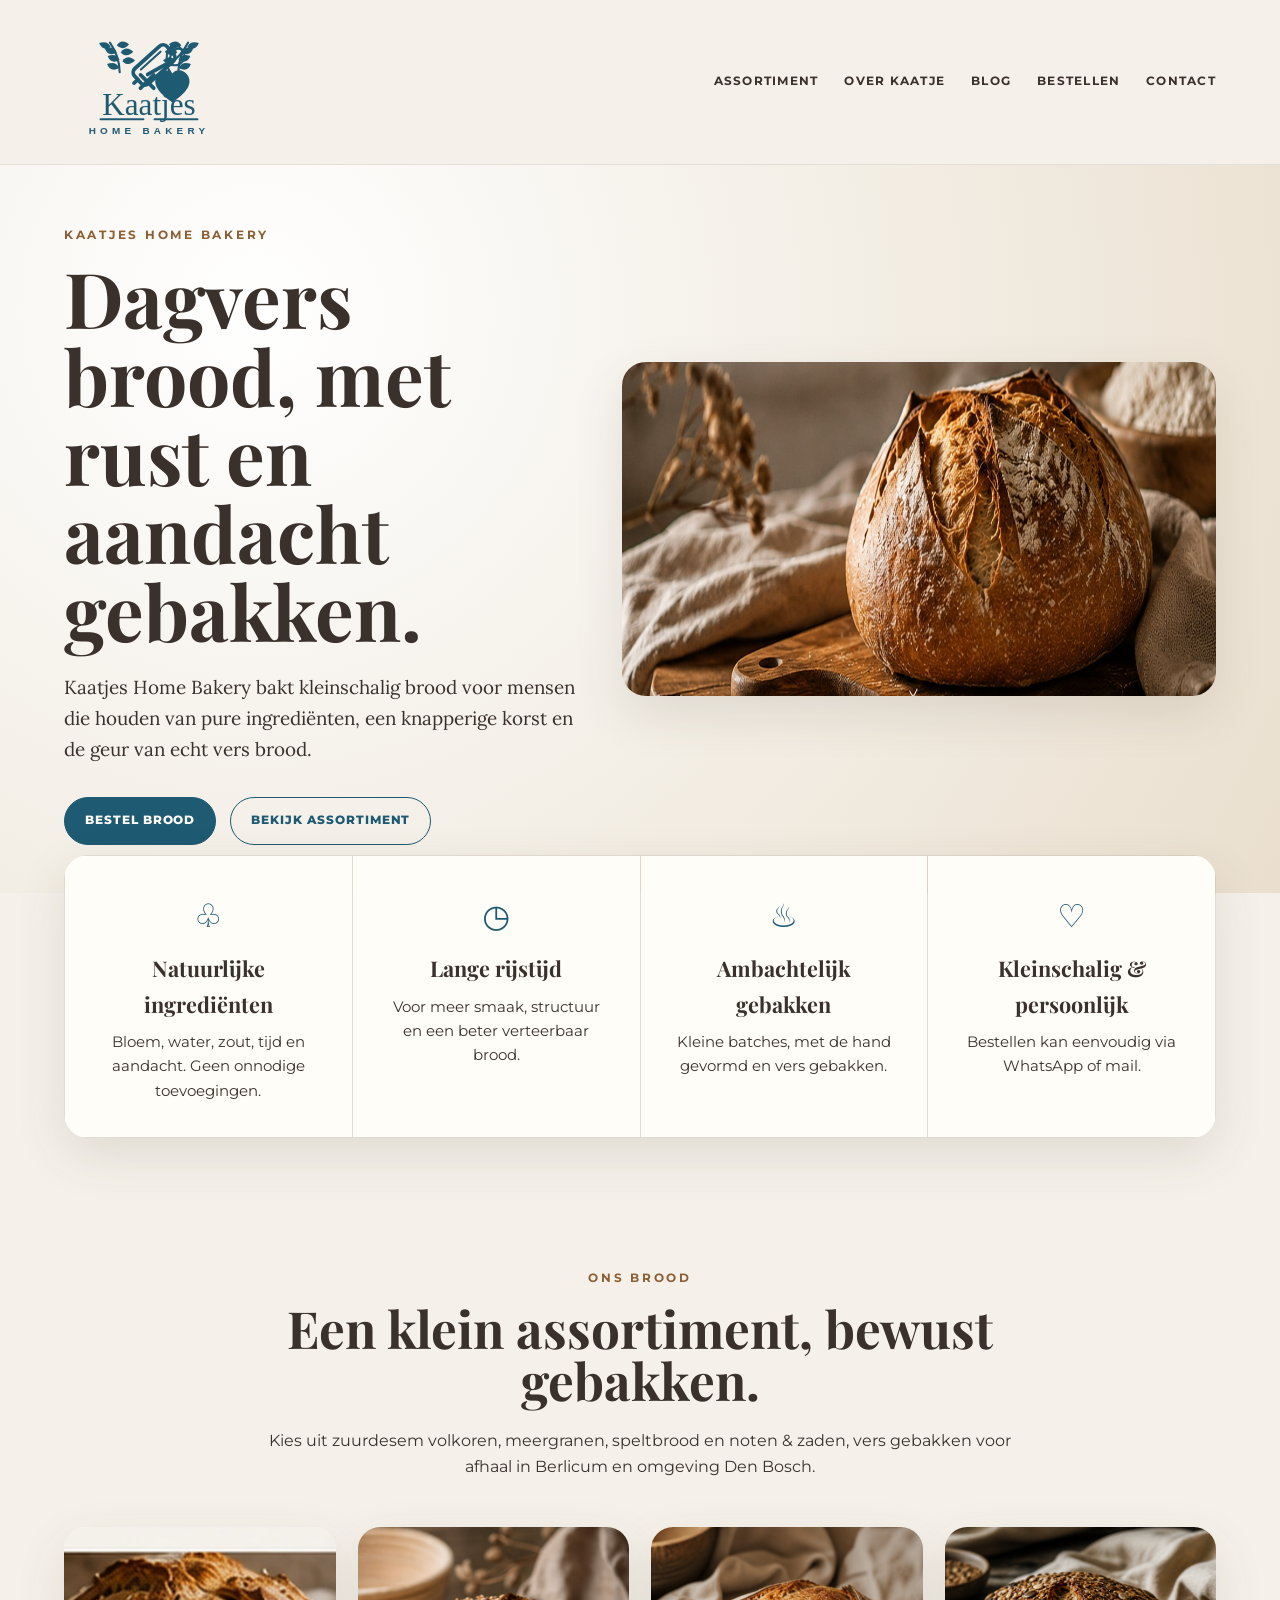
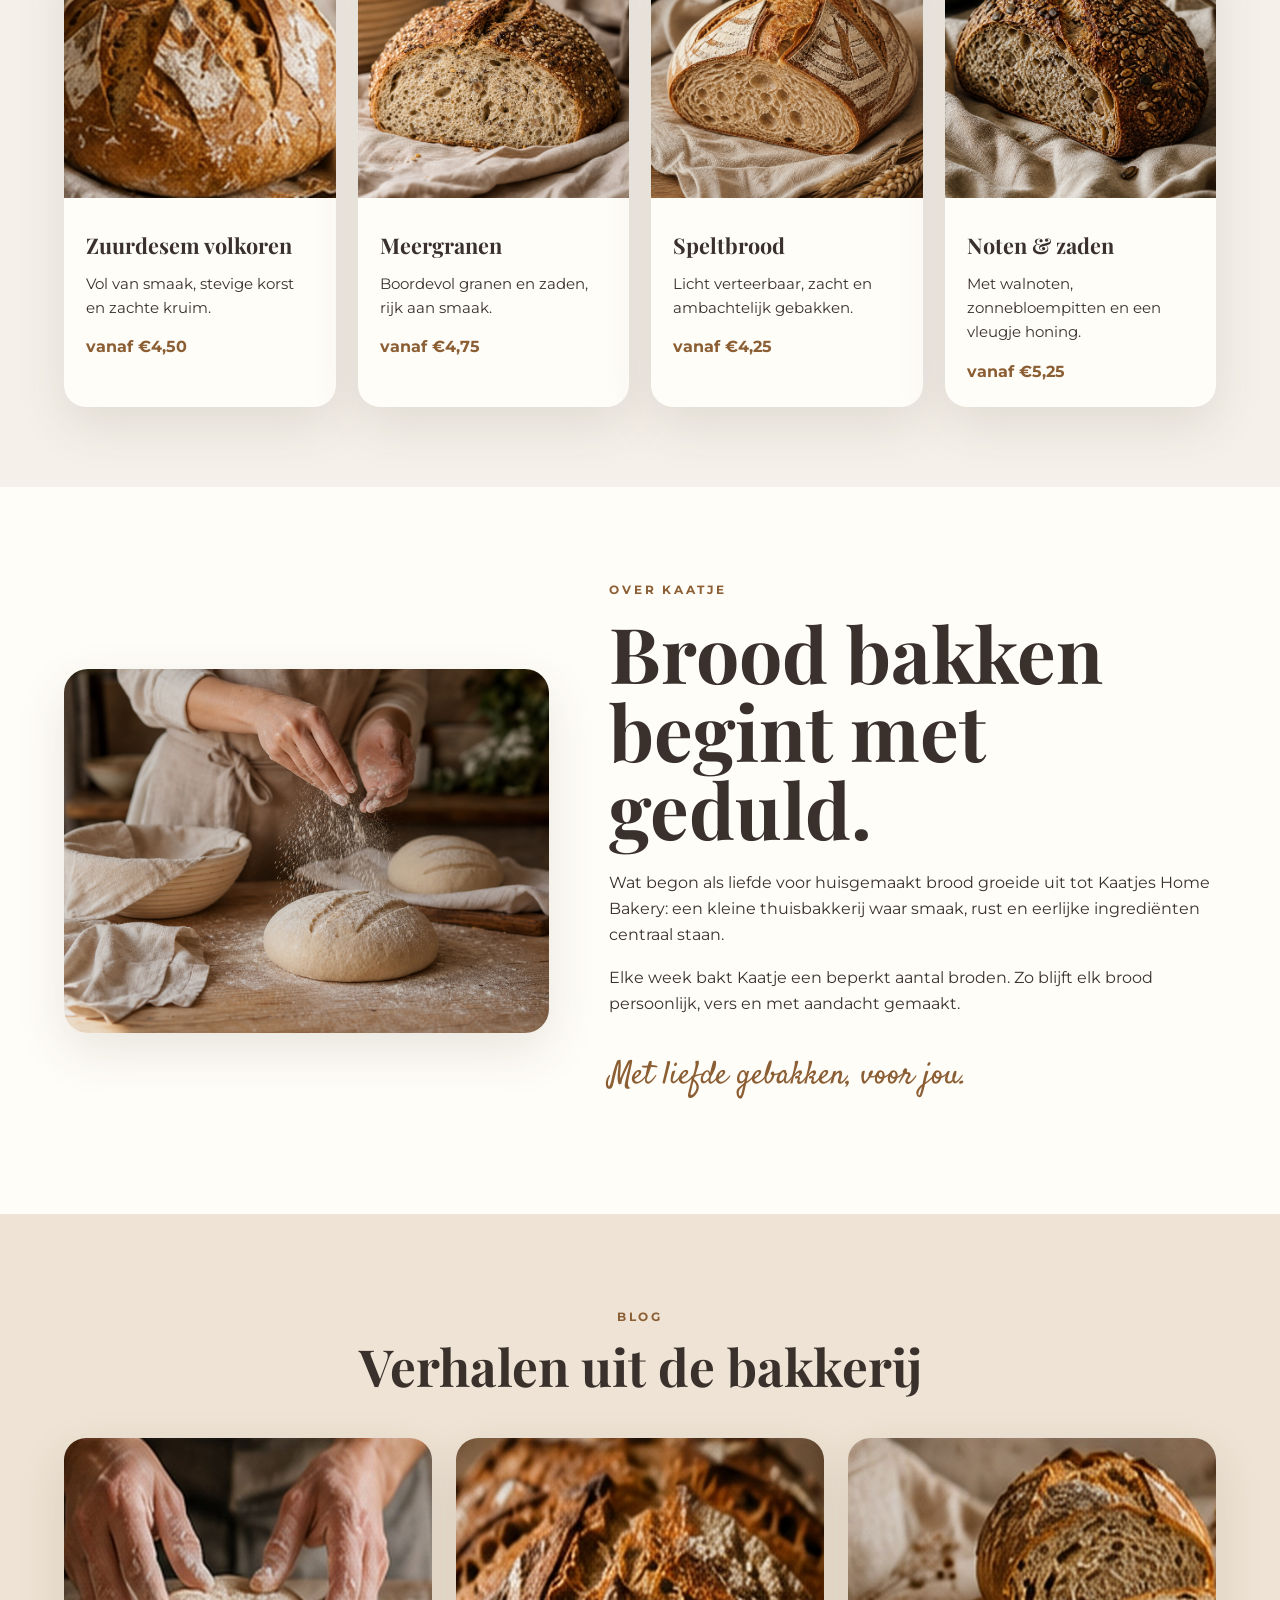
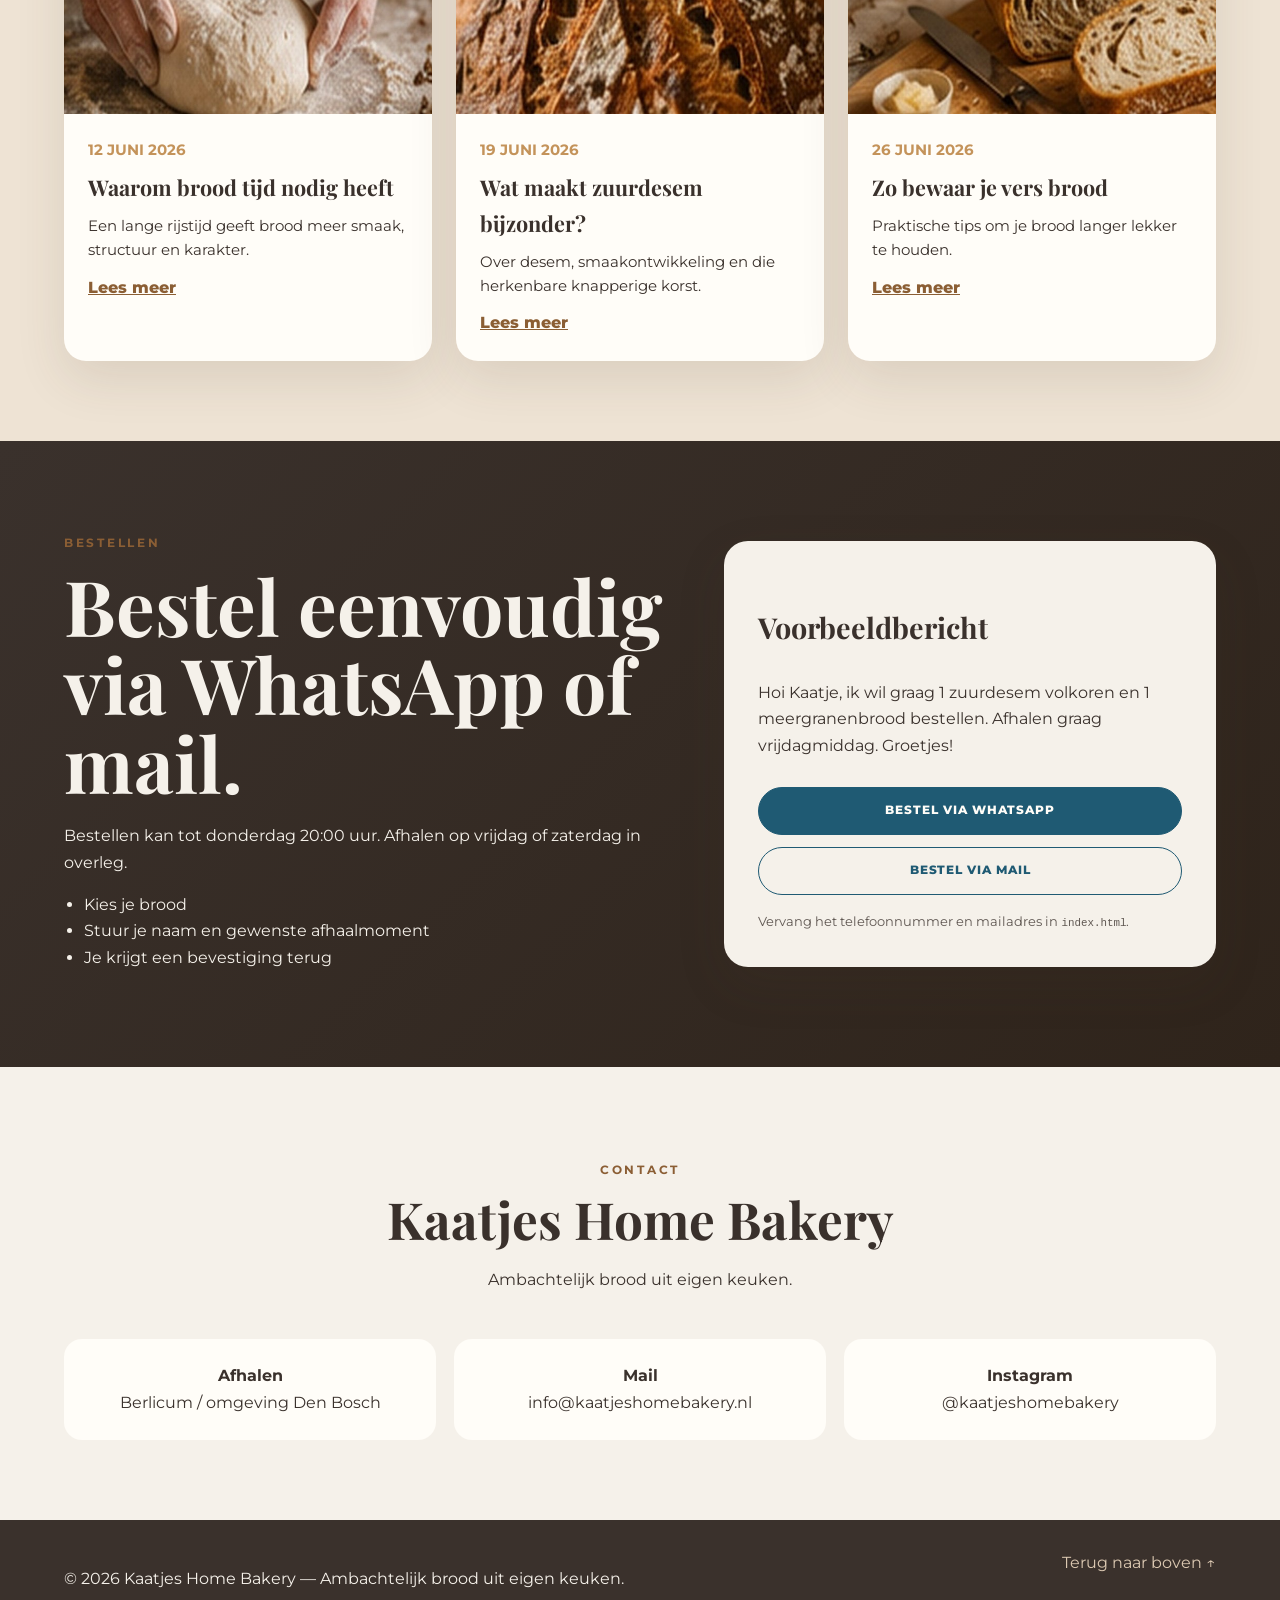
<file: index.html>
<!doctype html>
<html lang="nl">
<head>
  <meta charset="utf-8" />
  <meta name="viewport" content="width=device-width, initial-scale=1" />
  <meta name="description" content="Kaatjes Home Bakery bakt ambachtelijk brood uit eigen keuken. Bestel zuurdesem, meergranenbrood, speltbrood en seizoensbrood via WhatsApp of mail." />
  <title>Kaatjes Home Bakery | Ambachtelijk brood uit eigen keuken</title>
  <link rel="preconnect" href="https://fonts.googleapis.com">
  <link rel="preconnect" href="https://fonts.gstatic.com" crossorigin>
  <link href="https://fonts.googleapis.com/css2?family=Lora:wght@400;500;600&family=Montserrat:wght@400;500;600;700&family=Playfair+Display:wght@500;600;700&family=Satisfy&display=swap" rel="stylesheet">
  <link rel="icon" type="image/svg+xml" href="assets/logo-kaatjes.svg" />
  <link rel="stylesheet" href="styles.css" />
</head>
<body>
  <header class="site-header" id="top">
    <a href="#top" class="brand" aria-label="Kaatjes Home Bakery home">
      <img src="assets/logo-kaatjes.svg" alt="Kaatjes Home Bakery" class="brand-logo" />
    </a>
    <button class="menu-toggle" aria-label="Menu openen" aria-expanded="false">☰</button>
    <nav class="site-nav" aria-label="Hoofdnavigatie">
      <a href="#brood">Assortiment</a>
      <a href="#over">Over Kaatje</a>
      <a href="#blog">Blog</a>
      <a href="#bestellen">Bestellen</a>
      <a href="#contact">Contact</a>
    </nav>
  </header>

  <main>
    <section class="hero">
      <div class="hero-content">
        <p class="eyebrow">Kaatjes Home Bakery</p>
        <h1>Dagvers brood, met rust en aandacht gebakken.</h1>
        <p class="intro">Kaatjes Home Bakery bakt kleinschalig brood voor mensen die houden van pure ingrediënten, een knapperige korst en de geur van echt vers brood.</p>
        <div class="actions">
          <a class="button primary" href="#bestellen">Bestel brood</a>
          <a class="button secondary" href="#brood">Bekijk assortiment</a>
        </div>
      </div>
      <div class="hero-image">
        <img src="assets/hero-bread.jpg" alt="Ambachtelijk rond brood op een houten plank" />
      </div>
    </section>

    <section class="values" aria-label="Waarom Kaatjes Home Bakery">
      <article><span class="icon">♧</span><h3>Natuurlijke ingrediënten</h3><p>Bloem, water, zout, tijd en aandacht. Geen onnodige toevoegingen.</p></article>
      <article><span class="icon">◷</span><h3>Lange rijstijd</h3><p>Voor meer smaak, structuur en een beter verteerbaar brood.</p></article>
      <article><span class="icon">♨</span><h3>Ambachtelijk gebakken</h3><p>Kleine batches, met de hand gevormd en vers gebakken.</p></article>
      <article><span class="icon">♡</span><h3>Kleinschalig & persoonlijk</h3><p>Bestellen kan eenvoudig via WhatsApp of mail.</p></article>
    </section>

    <section id="brood" class="section">
      <div class="section-heading">
        <p class="eyebrow">Ons brood</p>
        <h2>Een klein assortiment, bewust gebakken.</h2>
        <p>Kies uit zuurdesem volkoren, meergranen, speltbrood en noten & zaden, vers gebakken voor afhaal in Berlicum en omgeving Den Bosch.</p>
      </div>
      <div class="product-grid">
        <article class="product-card">
          <img src="assets/card-sourdough.jpg" alt="Zuurdesem volkoren brood" />
          <div><h3>Zuurdesem volkoren</h3><p>Vol van smaak, stevige korst en zachte kruim.</p><strong>vanaf €4,50</strong></div>
        </article>
        <article class="product-card">
          <img src="assets/card-multigrain-clean.png" alt="Meergranenbrood met zaden" />
          <div><h3>Meergranen</h3><p>Boordevol granen en zaden, rijk aan smaak.</p><strong>vanaf €4,75</strong></div>
        </article>
        <article class="product-card">
          <img src="assets/card-spelt-clean.png" alt="Licht speltbrood" />
          <div><h3>Speltbrood</h3><p>Licht verteerbaar, zacht en ambachtelijk gebakken.</p><strong>vanaf €4,25</strong></div>
        </article>
        <article class="product-card">
          <img src="assets/card-nuts-clean.png" alt="Brood met noten en zaden" />
          <div><h3>Noten & zaden</h3><p>Met walnoten, zonnebloempitten en een vleugje honing.</p><strong>vanaf €5,25</strong></div>
        </article>
      </div>
    </section>

    <section id="over" class="story split-section">
      <img src="assets/over-kaatje-alt.png" alt="Brooddeeg wordt met de hand bestoven met bloem op een houten werkbank" />
      <div>
        <p class="eyebrow">Over Kaatje</p>
        <h2>Brood bakken begint met geduld.</h2>
        <p>Wat begon als liefde voor huisgemaakt brood groeide uit tot Kaatjes Home Bakery: een kleine thuisbakkerij waar smaak, rust en eerlijke ingrediënten centraal staan.</p>
        <p>Elke week bakt Kaatje een beperkt aantal broden. Zo blijft elk brood persoonlijk, vers en met aandacht gemaakt.</p>
        <p class="signature">Met liefde gebakken, voor jou.</p>
      </div>
    </section>

    <section id="blog" class="section warm">
      <div class="section-heading">
        <p class="eyebrow">Blog</p>
        <h2>Verhalen uit de bakkerij</h2>
      </div>
      <div class="blog-grid">
        <article class="blog-card">
          <img src="assets/dough.jpg" alt="Deeg wordt gevormd met bloem" />
          <div><p class="date">12 juni 2026</p><h3>Waarom brood tijd nodig heeft</h3><p>Een lange rijstijd geeft brood meer smaak, structuur en karakter.</p><a href="blog/waarom-brood-tijd-nodig-heeft.html">Lees meer</a></div>
        </article>
        <article class="blog-card">
          <img src="assets/wheat.jpg" alt="Tarwe in warm licht" />
          <div><p class="date">19 juni 2026</p><h3>Wat maakt zuurdesem bijzonder?</h3><p>Over desem, smaakontwikkeling en die herkenbare knapperige korst.</p><a href="blog/wat-maakt-zuurdesem-bijzonder.html">Lees meer</a></div>
        </article>
        <article class="blog-card">
          <img src="assets/loaf-sliced.jpg" alt="Gesneden ambachtelijk brood" />
          <div><p class="date">26 juni 2026</p><h3>Zo bewaar je vers brood</h3><p>Praktische tips om je brood langer lekker te houden.</p><a href="blog/zo-bewaar-je-vers-brood.html">Lees meer</a></div>
        </article>
      </div>
    </section>

    <section id="bestellen" class="order-section">
      <div>
        <p class="eyebrow">Bestellen</p>
        <h2>Bestel eenvoudig via WhatsApp of mail.</h2>
        <p>Bestellen kan tot donderdag 20:00 uur. Afhalen op vrijdag of zaterdag in overleg.</p>
        <ul class="order-list">
          <li>Kies je brood</li>
          <li>Stuur je naam en gewenste afhaalmoment</li>
          <li>Je krijgt een bevestiging terug</li>
        </ul>
      </div>
      <div class="order-card">
        <h3>Voorbeeldbericht</h3>
        <p>Hoi Kaatje, ik wil graag 1 zuurdesem volkoren en 1 meergranenbrood bestellen. Afhalen graag vrijdagmiddag. Groetjes!</p>
        <a class="button primary full" href="https://wa.me/31600000000?text=Hoi%20Kaatje%2C%20ik%20wil%20graag%20brood%20bestellen." target="_blank" rel="noopener">Bestel via WhatsApp</a>
        <a class="button secondary full" href="mailto:info@kaatjeshomebakery.nl?subject=Broodbestelling%20Kaatjes%20Home%20Bakery&body=Hoi%20Kaatje%2C%0A%0AIk%20wil%20graag%20brood%20bestellen%3A%0A-%20%0A%0ANaam%3A%0AAfhaalmoment%3A%0A%0AGroetjes%2C">Bestel via mail</a>
        <small>Vervang het telefoonnummer en mailadres in <code>index.html</code>.</small>
      </div>
    </section>

    <section id="contact" class="section contact">
      <div class="section-heading">
        <p class="eyebrow">Contact</p>
        <h2>Kaatjes Home Bakery</h2>
        <p>Ambachtelijk brood uit eigen keuken.</p>
      </div>
      <div class="contact-grid">
        <div><strong>Afhalen</strong><span>Berlicum / omgeving Den Bosch</span></div>
        <div><strong>Mail</strong><span>info@kaatjeshomebakery.nl</span></div>
        <div><strong>Instagram</strong><span>@kaatjeshomebakery</span></div>
      </div>
    </section>
  </main>

  <footer class="site-footer">
    <p>© <span id="year"></span> Kaatjes Home Bakery — Ambachtelijk brood uit eigen keuken.</p>
    <a href="#top">Terug naar boven ↑</a>
  </footer>

  <script src="script.js"></script>
</body>
</html>
</file>
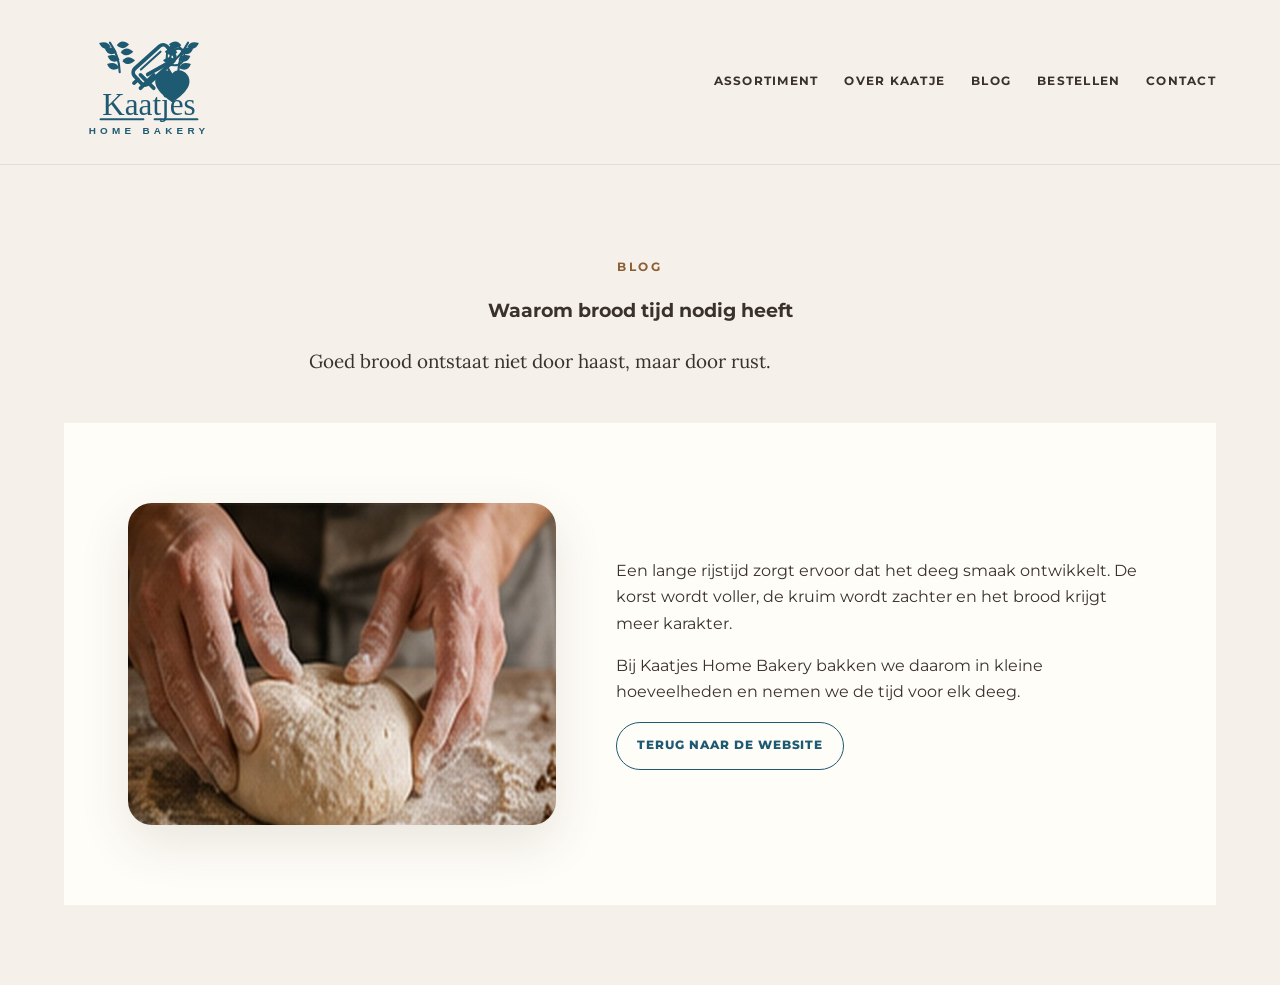
<file: blog/waarom-brood-tijd-nodig-heeft.html>
<!doctype html>
<html lang="nl">
<head>
  <meta charset="utf-8" />
  <meta name="viewport" content="width=device-width, initial-scale=1" />
  <meta name="description" content="Goed brood ontstaat niet door haast, maar door rust." />
  <title>Waarom brood tijd nodig heeft | Kaatjes Home Bakery</title>
  <link rel="preconnect" href="https://fonts.googleapis.com">
  <link rel="preconnect" href="https://fonts.gstatic.com" crossorigin>
  <link href="https://fonts.googleapis.com/css2?family=Lora:wght@400;500;600&family=Montserrat:wght@400;500;600;700&family=Playfair+Display:wght@500;600;700&family=Satisfy&display=swap" rel="stylesheet">
  <link rel="icon" type="image/svg+xml" href="../assets/logo-kaatjes.svg" />
  <link rel="stylesheet" href="../styles.css" />
</head>
<body>
  <header class="site-header" id="top">
    <a href="../index.html#top" class="brand" aria-label="Kaatjes Home Bakery home">
      <img src="../assets/logo-kaatjes.svg" alt="Kaatjes Home Bakery" class="brand-logo" />
    </a>
    <button class="menu-toggle" aria-label="Menu openen" aria-expanded="false">☰</button>
    <nav class="site-nav" aria-label="Hoofdnavigatie">
      <a href="../index.html#brood">Assortiment</a>
      <a href="../index.html#over">Over Kaatje</a>
      <a href="../index.html#blog">Blog</a>
      <a href="../index.html#bestellen">Bestellen</a>
      <a href="../index.html#contact">Contact</a>
    </nav>
  </header>

  <main>
    <section class="section blog-page">
      <article class="section-heading">
        <p class="eyebrow">Blog</p>
        <h1>Waarom brood tijd nodig heeft</h1>
        <p class="intro">Goed brood ontstaat niet door haast, maar door rust.</p>
      </article>
      <section class="split-section">
        <img src="../assets/dough.jpg" alt="Deeg wordt gevormd" />
        <div>
          <p>Een lange rijstijd zorgt ervoor dat het deeg smaak ontwikkelt. De korst wordt voller, de kruim wordt zachter en het brood krijgt meer karakter.</p>
          <p>Bij Kaatjes Home Bakery bakken we daarom in kleine hoeveelheden en nemen we de tijd voor elk deeg.</p>
          <p><a class="button secondary" href="../index.html#blog">Terug naar de website</a></p>
        </div>
      </section>
    </section>
  </main>

  <script src="../script.js"></script>
</body>
</html>
</file>
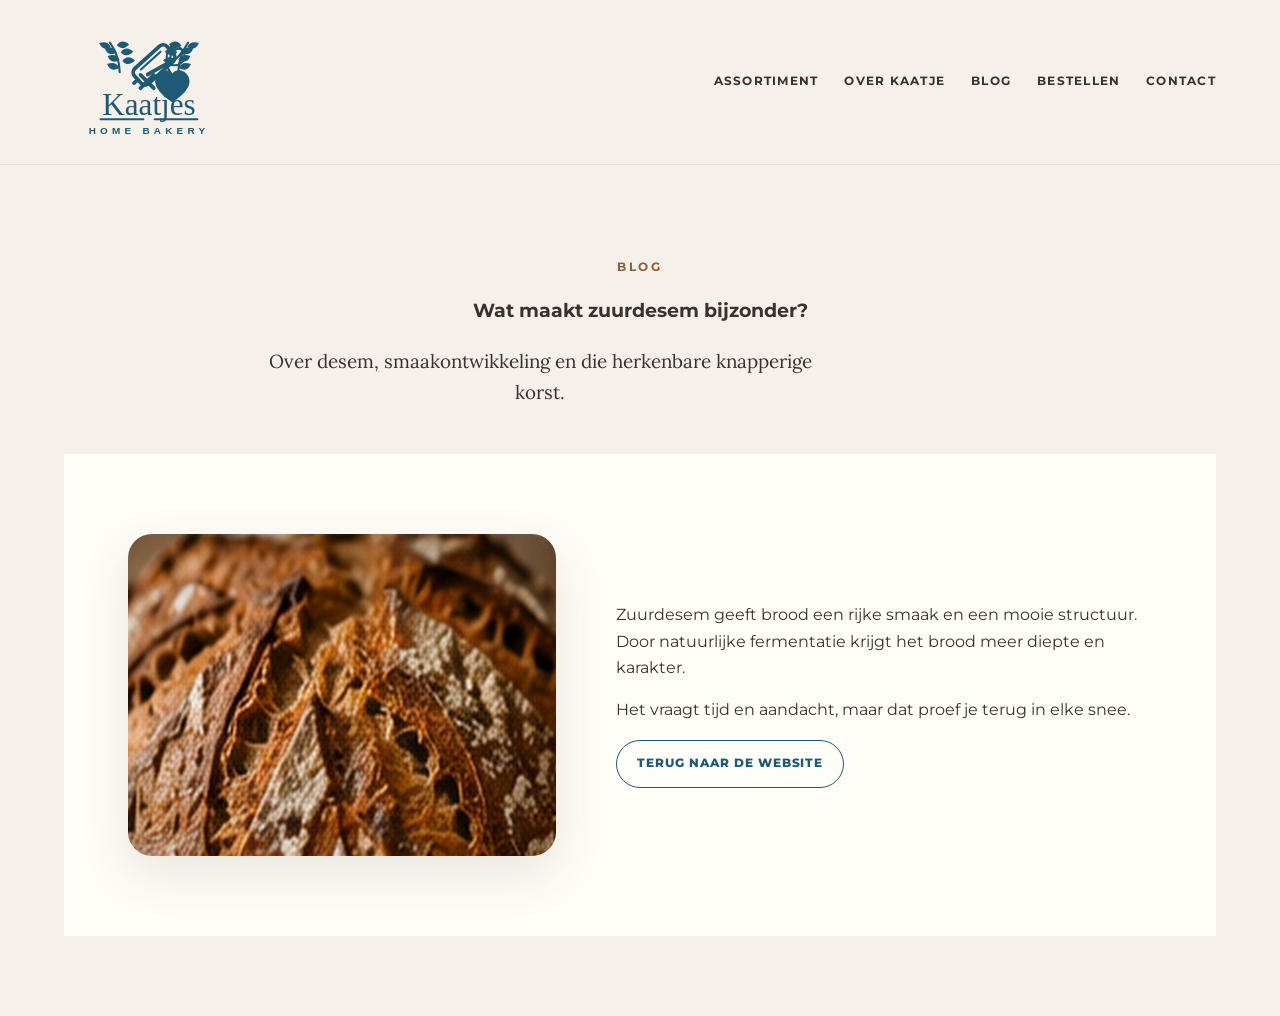
<file: blog/wat-maakt-zuurdesem-bijzonder.html>
<!doctype html>
<html lang="nl">
<head>
  <meta charset="utf-8" />
  <meta name="viewport" content="width=device-width, initial-scale=1" />
  <meta name="description" content="Over desem, smaakontwikkeling en die herkenbare knapperige korst." />
  <title>Wat maakt zuurdesem bijzonder? | Kaatjes Home Bakery</title>
  <link rel="preconnect" href="https://fonts.googleapis.com">
  <link rel="preconnect" href="https://fonts.gstatic.com" crossorigin>
  <link href="https://fonts.googleapis.com/css2?family=Lora:wght@400;500;600&family=Montserrat:wght@400;500;600;700&family=Playfair+Display:wght@500;600;700&family=Satisfy&display=swap" rel="stylesheet">
  <link rel="icon" type="image/svg+xml" href="../assets/logo-kaatjes.svg" />
  <link rel="stylesheet" href="../styles.css" />
</head>
<body>
  <header class="site-header" id="top">
    <a href="../index.html#top" class="brand" aria-label="Kaatjes Home Bakery home">
      <img src="../assets/logo-kaatjes.svg" alt="Kaatjes Home Bakery" class="brand-logo" />
    </a>
    <button class="menu-toggle" aria-label="Menu openen" aria-expanded="false">☰</button>
    <nav class="site-nav" aria-label="Hoofdnavigatie">
      <a href="../index.html#brood">Assortiment</a>
      <a href="../index.html#over">Over Kaatje</a>
      <a href="../index.html#blog">Blog</a>
      <a href="../index.html#bestellen">Bestellen</a>
      <a href="../index.html#contact">Contact</a>
    </nav>
  </header>

  <main>
    <section class="section blog-page">
      <article class="section-heading">
        <p class="eyebrow">Blog</p>
        <h1>Wat maakt zuurdesem bijzonder?</h1>
        <p class="intro">Over desem, smaakontwikkeling en die herkenbare knapperige korst.</p>
      </article>
      <section class="split-section">
        <img src="../assets/wheat.jpg" alt="Tarwe in warm licht" />
        <div>
          <p>Zuurdesem geeft brood een rijke smaak en een mooie structuur. Door natuurlijke fermentatie krijgt het brood meer diepte en karakter.</p>
          <p>Het vraagt tijd en aandacht, maar dat proef je terug in elke snee.</p>
          <p><a class="button secondary" href="../index.html#blog">Terug naar de website</a></p>
        </div>
      </section>
    </section>
  </main>

  <script src="../script.js"></script>
</body>
</html>
</file>
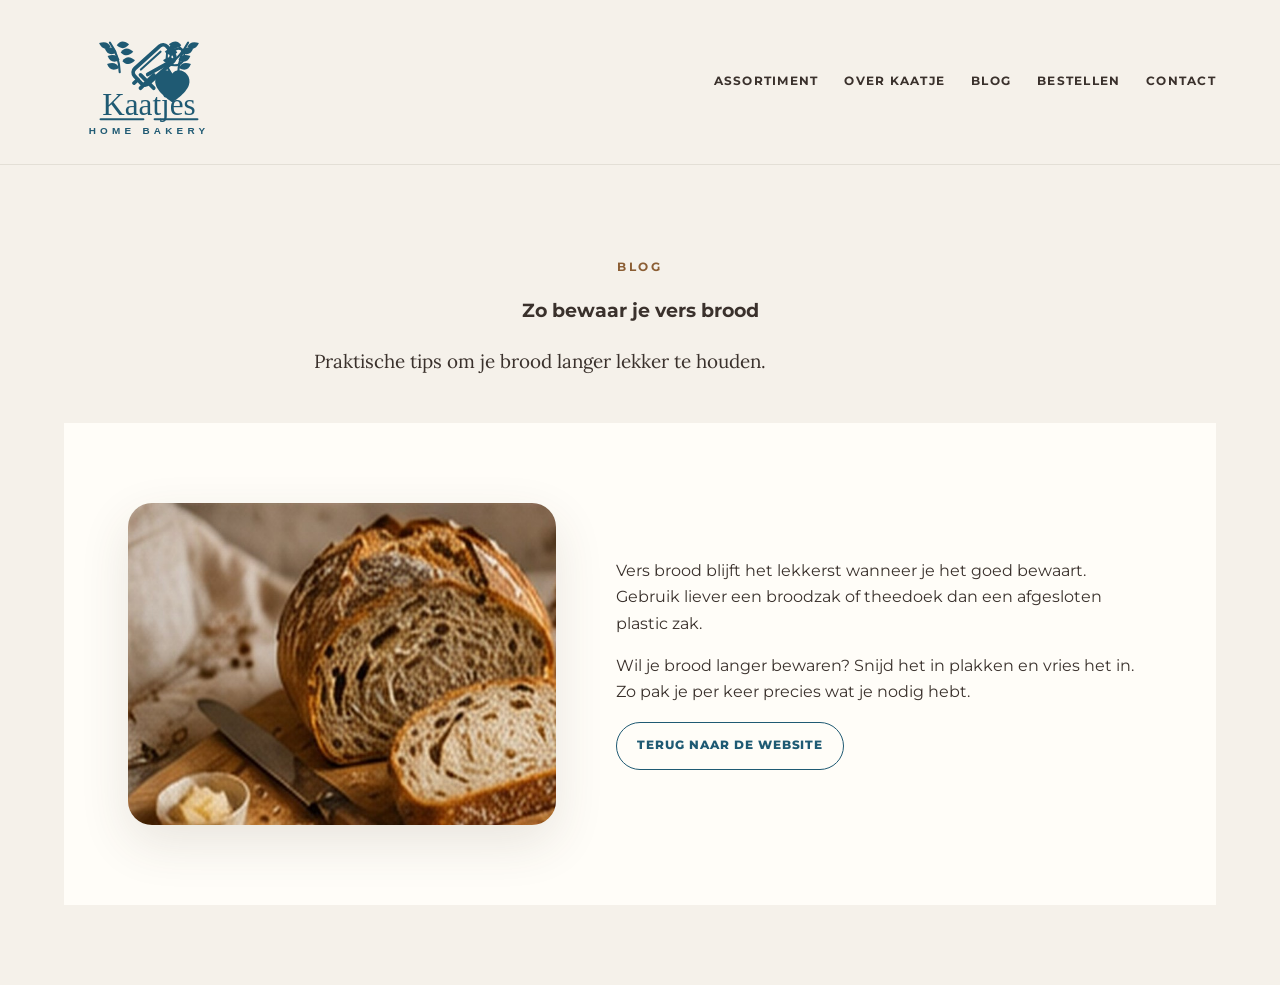
<file: blog/zo-bewaar-je-vers-brood.html>
<!doctype html>
<html lang="nl">
<head>
  <meta charset="utf-8" />
  <meta name="viewport" content="width=device-width, initial-scale=1" />
  <meta name="description" content="Praktische tips om je brood langer lekker te houden." />
  <title>Zo bewaar je vers brood | Kaatjes Home Bakery</title>
  <link rel="preconnect" href="https://fonts.googleapis.com">
  <link rel="preconnect" href="https://fonts.gstatic.com" crossorigin>
  <link href="https://fonts.googleapis.com/css2?family=Lora:wght@400;500;600&family=Montserrat:wght@400;500;600;700&family=Playfair+Display:wght@500;600;700&family=Satisfy&display=swap" rel="stylesheet">
  <link rel="icon" type="image/svg+xml" href="../assets/logo-kaatjes.svg" />
  <link rel="stylesheet" href="../styles.css" />
</head>
<body>
  <header class="site-header" id="top">
    <a href="../index.html#top" class="brand" aria-label="Kaatjes Home Bakery home">
      <img src="../assets/logo-kaatjes.svg" alt="Kaatjes Home Bakery" class="brand-logo" />
    </a>
    <button class="menu-toggle" aria-label="Menu openen" aria-expanded="false">☰</button>
    <nav class="site-nav" aria-label="Hoofdnavigatie">
      <a href="../index.html#brood">Assortiment</a>
      <a href="../index.html#over">Over Kaatje</a>
      <a href="../index.html#blog">Blog</a>
      <a href="../index.html#bestellen">Bestellen</a>
      <a href="../index.html#contact">Contact</a>
    </nav>
  </header>

  <main>
    <section class="section blog-page">
      <article class="section-heading">
        <p class="eyebrow">Blog</p>
        <h1>Zo bewaar je vers brood</h1>
        <p class="intro">Praktische tips om je brood langer lekker te houden.</p>
      </article>
      <section class="split-section">
        <img src="../assets/loaf-sliced.jpg" alt="Gesneden ambachtelijk brood" />
        <div>
          <p>Vers brood blijft het lekkerst wanneer je het goed bewaart. Gebruik liever een broodzak of theedoek dan een afgesloten plastic zak.</p>
          <p>Wil je brood langer bewaren? Snijd het in plakken en vries het in. Zo pak je per keer precies wat je nodig hebt.</p>
          <p><a class="button secondary" href="../index.html#blog">Terug naar de website</a></p>
        </div>
      </section>
    </section>
  </main>

  <script src="../script.js"></script>
</body>
</html>
</file>
<file: styles.css>
:root{
  --espresso:#3A312C;
  --logo:#1F5A73;
  --crust:#8B5E34;
  --honey:#C4935A;
  --linen:#DCC9B2;
  --cream:#F5F1EA;
  --white:#FFFDF8;
  --shadow:0 18px 50px rgba(75,58,42,.12);
  --radius:24px;
}
*{box-sizing:border-box}
html{scroll-behavior:smooth}
body{margin:0;background:var(--cream);color:var(--espresso);font-family:Montserrat,system-ui,sans-serif;line-height:1.65}
img{max-width:100%;display:block}
a{color:inherit}.site-header{position:sticky;top:0;z-index:10;display:flex;align-items:center;justify-content:space-between;gap:24px;padding:18px clamp(20px,5vw,72px);background:rgba(245,241,234,.88);backdrop-filter:blur(14px);border-bottom:1px solid rgba(75,58,42,.1)}
.brand{display:flex;align-items:center;text-decoration:none}.brand-logo{width:170px;height:auto}.hero-logo{display:none}
.site-nav{display:flex;align-items:center;gap:26px;font-size:.78rem;font-weight:700;text-transform:uppercase;letter-spacing:.1em}.site-nav a{text-decoration:none}.site-nav a:hover{color:var(--logo)}.menu-toggle{display:none;background:none;border:0;font-size:1.7rem;color:var(--espresso)}
.hero{display:grid;grid-template-columns:1fr 1.15fr;min-height:620px;align-items:center;padding:48px clamp(20px,5vw,72px);gap:42px;background:radial-gradient(circle at 20% 20%,#fff 0,#f5f1ea 42%,#eadfce 100%)}
.hero-content{max-width:650px}.eyebrow{text-transform:uppercase;letter-spacing:.22em;color:var(--crust);font-weight:700;font-size:.78rem}.hero h1,.section h2,.split-section h2,.order-section h2{font-family:'Playfair Display',serif;font-size:clamp(2.4rem,6vw,5.6rem);line-height:1.02;margin:12px 0 22px}.intro{font-family:Lora,serif;font-size:1.18rem;max-width:560px}.actions{display:flex;flex-wrap:wrap;gap:14px;margin-top:32px}.button{display:inline-flex;justify-content:center;align-items:center;min-height:48px;padding:13px 20px;border-radius:999px;text-decoration:none;text-transform:uppercase;font-size:.74rem;font-weight:800;letter-spacing:.08em;border:1px solid var(--crust)}.primary{background:var(--logo);color:var(--white);border-color:var(--logo)}.secondary{background:transparent;color:var(--logo);border-color:var(--logo)}.button:hover{transform:translateY(-1px);box-shadow:var(--shadow)}.hero-image img{border-radius:var(--radius);box-shadow:var(--shadow);aspect-ratio:16/9;object-fit:cover}
.values{display:grid;grid-template-columns:repeat(4,1fr);gap:1px;background:rgba(75,58,42,.12);padding:1px;margin:0 clamp(20px,5vw,72px);transform:translateY(-38px);border-radius:var(--radius);overflow:hidden;box-shadow:var(--shadow)}.values article{background:var(--white);padding:34px;text-align:center}.icon{font-size:2rem;color:var(--logo)}.values h3,.product-card h3,.blog-card h3{font-family:'Playfair Display',serif;margin:.5rem 0;font-size:1.35rem}.values p,.product-card p,.blog-card p{font-size:.92rem;margin:0}
.section,.split-section,.order-section{padding:80px clamp(20px,5vw,72px)}.section-heading{text-align:center;max-width:760px;margin:0 auto 46px}.section-heading h2{font-size:clamp(2rem,4vw,3.8rem)}.product-grid{display:grid;grid-template-columns:repeat(4,1fr);gap:22px}.product-card{background:var(--white);border-radius:22px;overflow:hidden;box-shadow:var(--shadow)}.product-card img{width:100%;aspect-ratio:1/1;object-fit:cover}.product-card div{padding:22px}.product-card strong{display:inline-block;margin-top:14px;color:var(--crust)}
.split-section{display:grid;grid-template-columns:.8fr 1fr;align-items:center;gap:60px;background:var(--white)}.split-section img{border-radius:var(--radius);box-shadow:var(--shadow);aspect-ratio:4/3;object-fit:cover}.signature{font-family:Satisfy,cursive;font-size:2rem;color:var(--crust)}.warm{background:#eee3d4}.blog-grid{display:grid;grid-template-columns:repeat(3,1fr);gap:24px}.blog-card{background:var(--white);border-radius:22px;overflow:hidden;box-shadow:var(--shadow)}.blog-card img{aspect-ratio:4/3;object-fit:cover;width:100%}.blog-card div{padding:24px}.date{color:var(--honey);font-weight:700;text-transform:uppercase;font-size:.72rem}.blog-card a{display:inline-block;margin-top:12px;color:var(--crust);font-weight:800}
.order-section{display:grid;grid-template-columns:1fr .8fr;gap:46px;align-items:center;background:linear-gradient(135deg,var(--espresso),#2f241b);color:var(--cream)}.order-list{padding-left:20px}.order-card{background:var(--cream);color:var(--espresso);border-radius:var(--radius);padding:34px;box-shadow:var(--shadow)}.order-card h3{font-family:'Playfair Display',serif;font-size:1.8rem}.full{width:100%;margin-top:12px}.order-card small{display:block;margin-top:16px;opacity:.8}.contact-grid{display:grid;grid-template-columns:repeat(3,1fr);gap:18px}.contact-grid div{background:var(--white);border-radius:18px;padding:24px;text-align:center}.contact-grid strong,.contact-grid span{display:block}.site-footer{display:flex;justify-content:space-between;gap:20px;padding:30px clamp(20px,5vw,72px);background:var(--espresso);color:var(--cream)}.site-footer a{text-decoration:none;color:var(--linen)}
@media (max-width:900px){.menu-toggle{display:block}.site-nav{display:none;position:absolute;left:20px;right:20px;top:76px;flex-direction:column;align-items:flex-start;padding:24px;background:var(--white);border-radius:18px;box-shadow:var(--shadow)}.site-nav.open{display:flex}.hero,.split-section,.order-section{grid-template-columns:1fr}.hero{min-height:auto}.values,.product-grid,.blog-grid,.contact-grid{grid-template-columns:1fr}.values{transform:none;margin-top:24px}.site-footer{flex-direction:column}.hero h1{font-size:3rem}}

@media (max-width:900px){.brand-logo{width:130px}.hero-logo{display:none}}

/* Mobile improvements */
html, body { max-width: 100%; overflow-x: hidden; }
.site-header { min-height: 82px; }
.menu-toggle {
  width: 46px;
  height: 46px;
  border-radius: 999px;
  background: rgba(255,253,248,.75);
  border: 1px solid rgba(75,58,42,.12);
  cursor: pointer;
  line-height: 1;
}
.menu-toggle:focus-visible,
.site-nav a:focus-visible,
.button:focus-visible {
  outline: 3px solid rgba(31,90,115,.35);
  outline-offset: 3px;
}

@media (max-width: 900px) {
  .site-header {
    padding: 12px 18px;
    min-height: 72px;
  }
  .brand-logo { width: 118px; }
  .site-nav {
    top: 78px;
    left: 16px;
    right: 16px;
    gap: 0;
    padding: 10px;
    z-index: 20;
  }
  .site-nav a {
    width: 100%;
    padding: 14px 12px;
    border-radius: 12px;
  }
  .site-nav a:hover { background: var(--cream); }

  .hero {
    padding: 34px 18px 42px;
    gap: 26px;
  }
  .hero h1 { font-size: clamp(2.15rem, 12vw, 3.4rem); }
  .intro { font-size: 1.04rem; }
  .hero-image { order: -1; }
  .hero-image img {
    aspect-ratio: 4 / 3;
    border-radius: 20px;
  }

  .actions { gap: 12px; }
  .button {
    min-height: 52px;
    padding: 14px 18px;
  }
  .actions .button { flex: 1 1 220px; }

  .values {
    margin: 0 18px 18px;
    border-radius: 20px;
  }
  .values article { padding: 26px 20px; }

  .section,
  .split-section,
  .order-section {
    padding: 56px 18px;
  }
  .section-heading { margin-bottom: 30px; }
  .section-heading h2,
  .split-section h2,
  .order-section h2 {
    font-size: clamp(2rem, 9vw, 3rem);
  }

  .product-grid,
  .blog-grid,
  .contact-grid {
    gap: 18px;
  }
  .product-card,
  .blog-card,
  .order-card,
  .contact-grid div {
    border-radius: 18px;
  }
  .product-card img { aspect-ratio: 4 / 3; }
  .product-card div,
  .blog-card div { padding: 20px; }

  .split-section {
    gap: 28px;
  }
  .split-section img {
    aspect-ratio: 4 / 3;
    border-radius: 20px;
  }
  .order-card { padding: 24px; }

  .blog-page {
    padding-left: 0;
    padding-right: 0;
  }
  .blog-page > .section-heading {
    padding-left: 18px;
    padding-right: 18px;
  }
  .blog-page .split-section {
    margin: 0;
  }
}

@media (max-width: 560px) {
  body { line-height: 1.58; }
  .site-header { min-height: 66px; }
  .brand-logo { width: 104px; }
  .menu-toggle {
    width: 42px;
    height: 42px;
    font-size: 1.45rem;
  }
  .site-nav { top: 70px; }
  .eyebrow {
    letter-spacing: .16em;
    font-size: .72rem;
  }
  .hero { padding-top: 22px; }
  .hero h1 { margin-top: 8px; }
  .actions { flex-direction: column; }
  .actions .button,
  .button.full { width: 100%; flex-basis: auto; }
  .values h3,
  .product-card h3,
  .blog-card h3 { font-size: 1.25rem; }
  .signature { font-size: 1.7rem; }
  .site-footer {
    padding: 26px 18px;
    text-align: center;
    align-items: center;
  }
}
</file>
